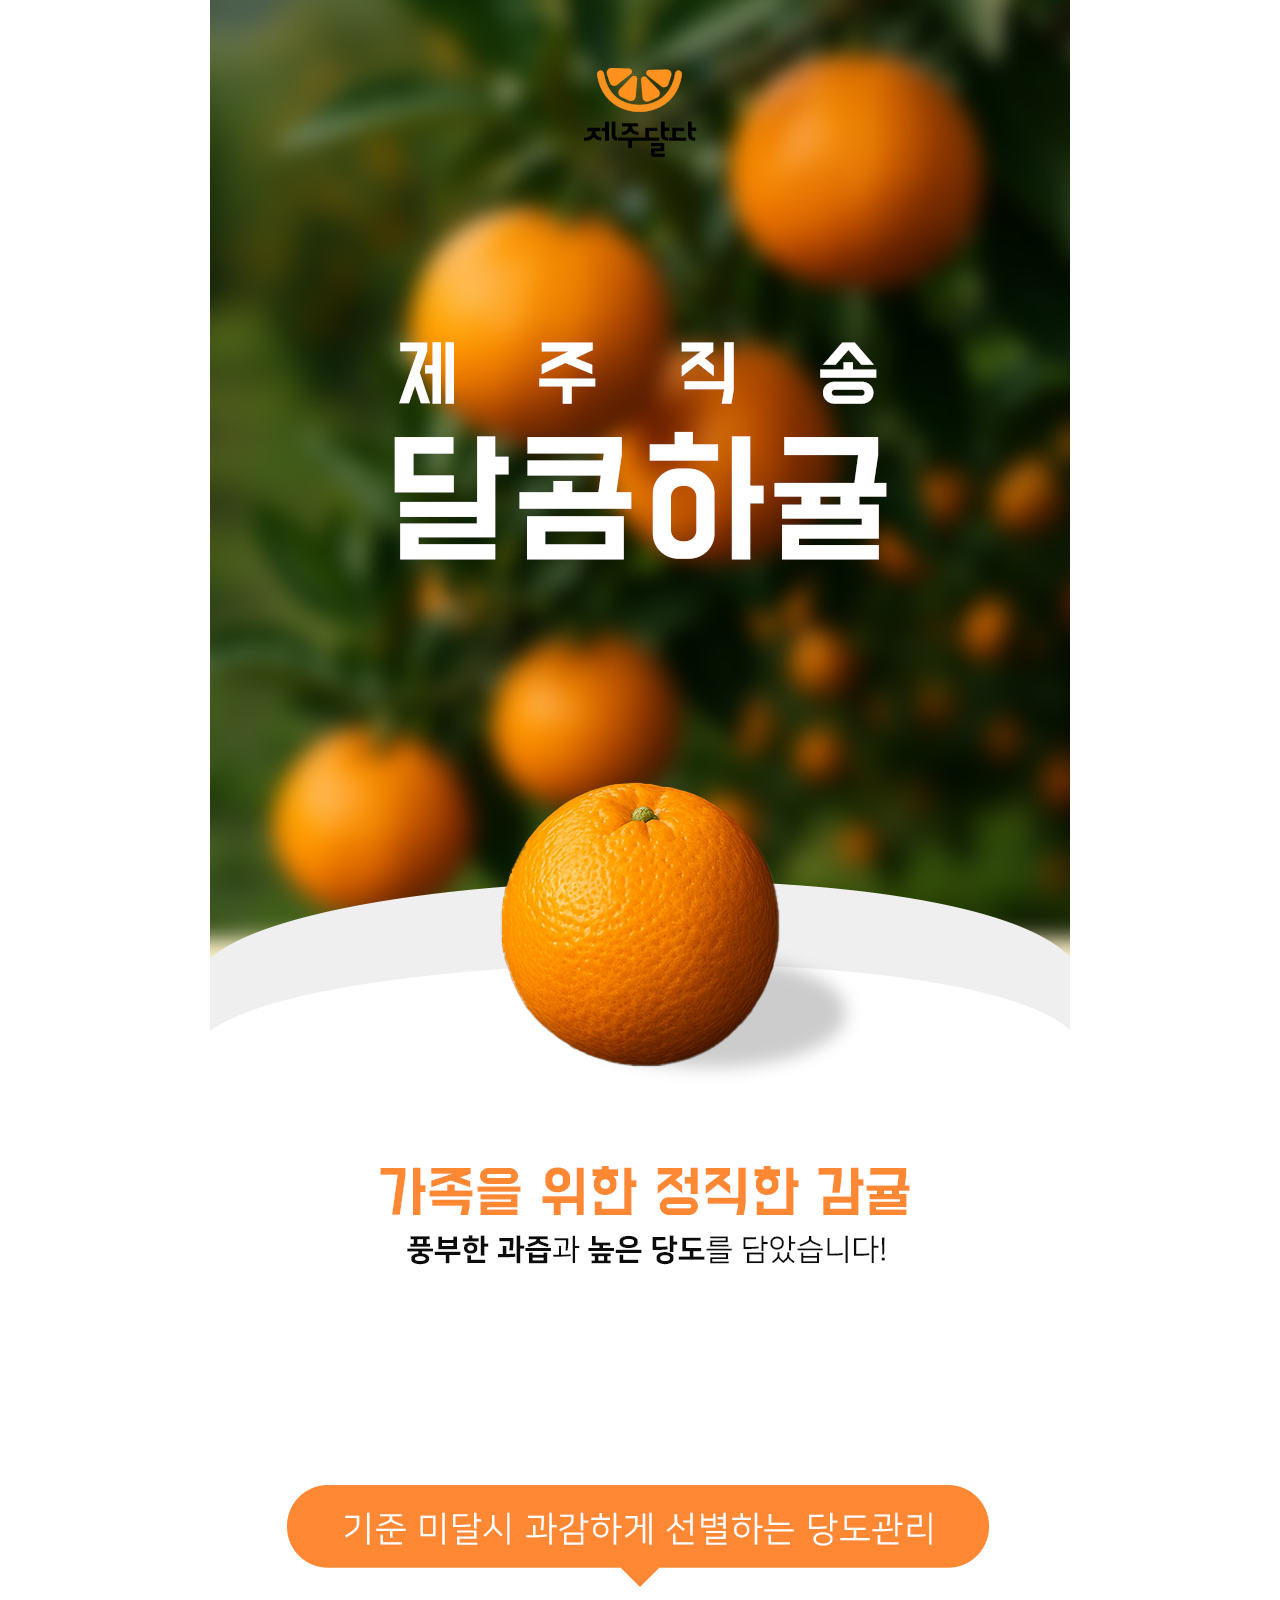
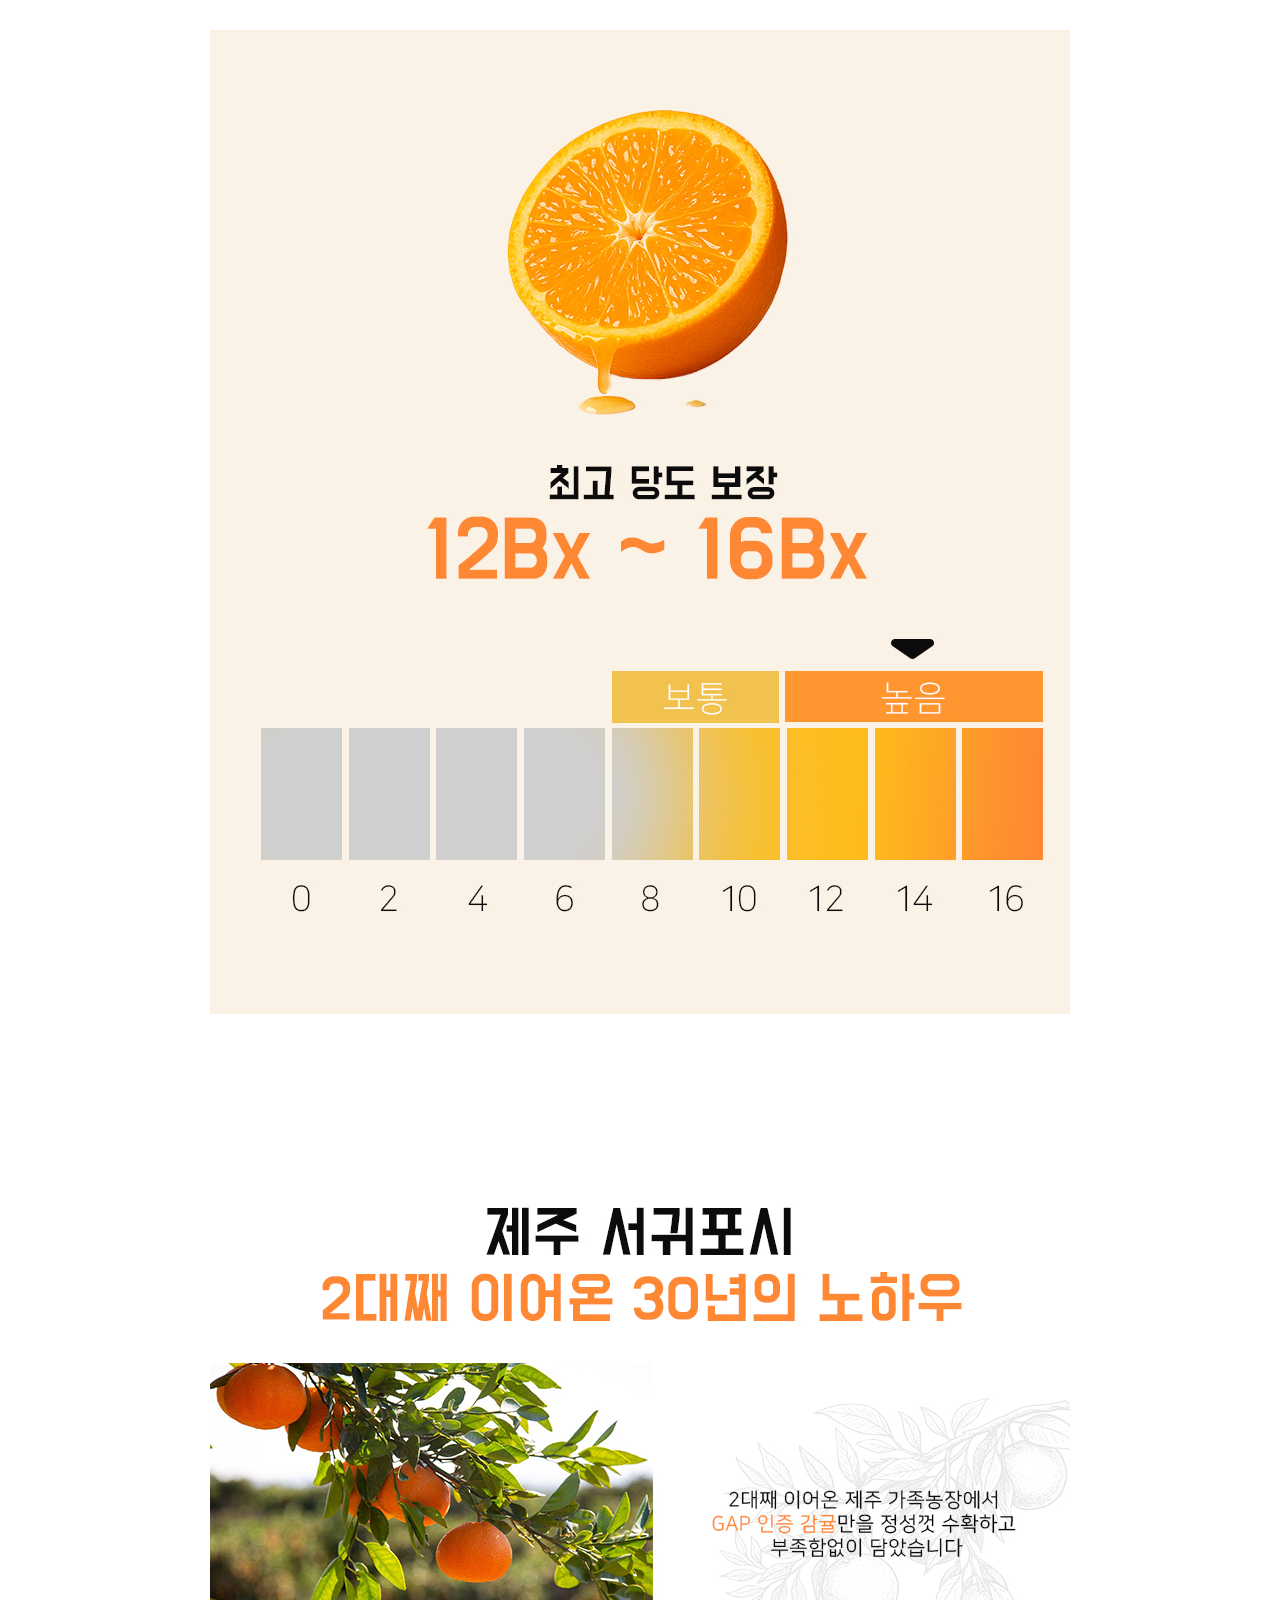
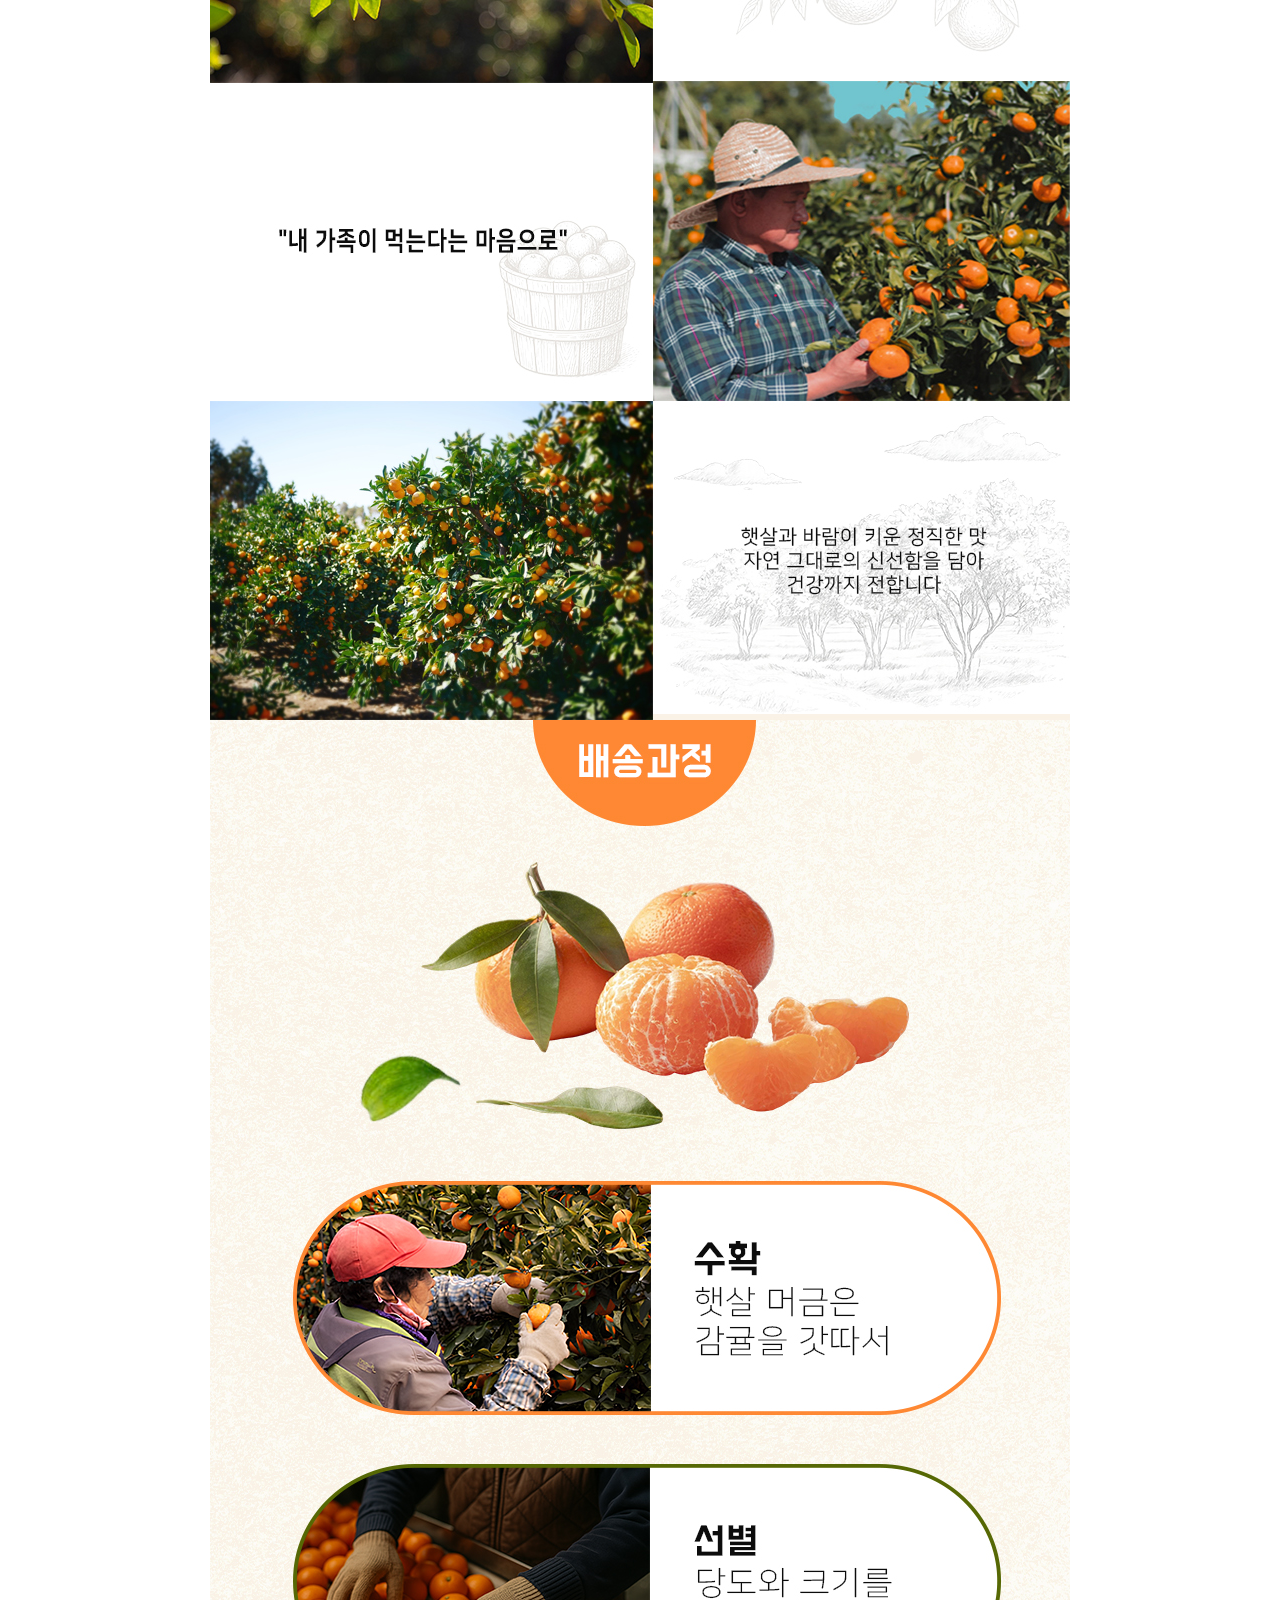
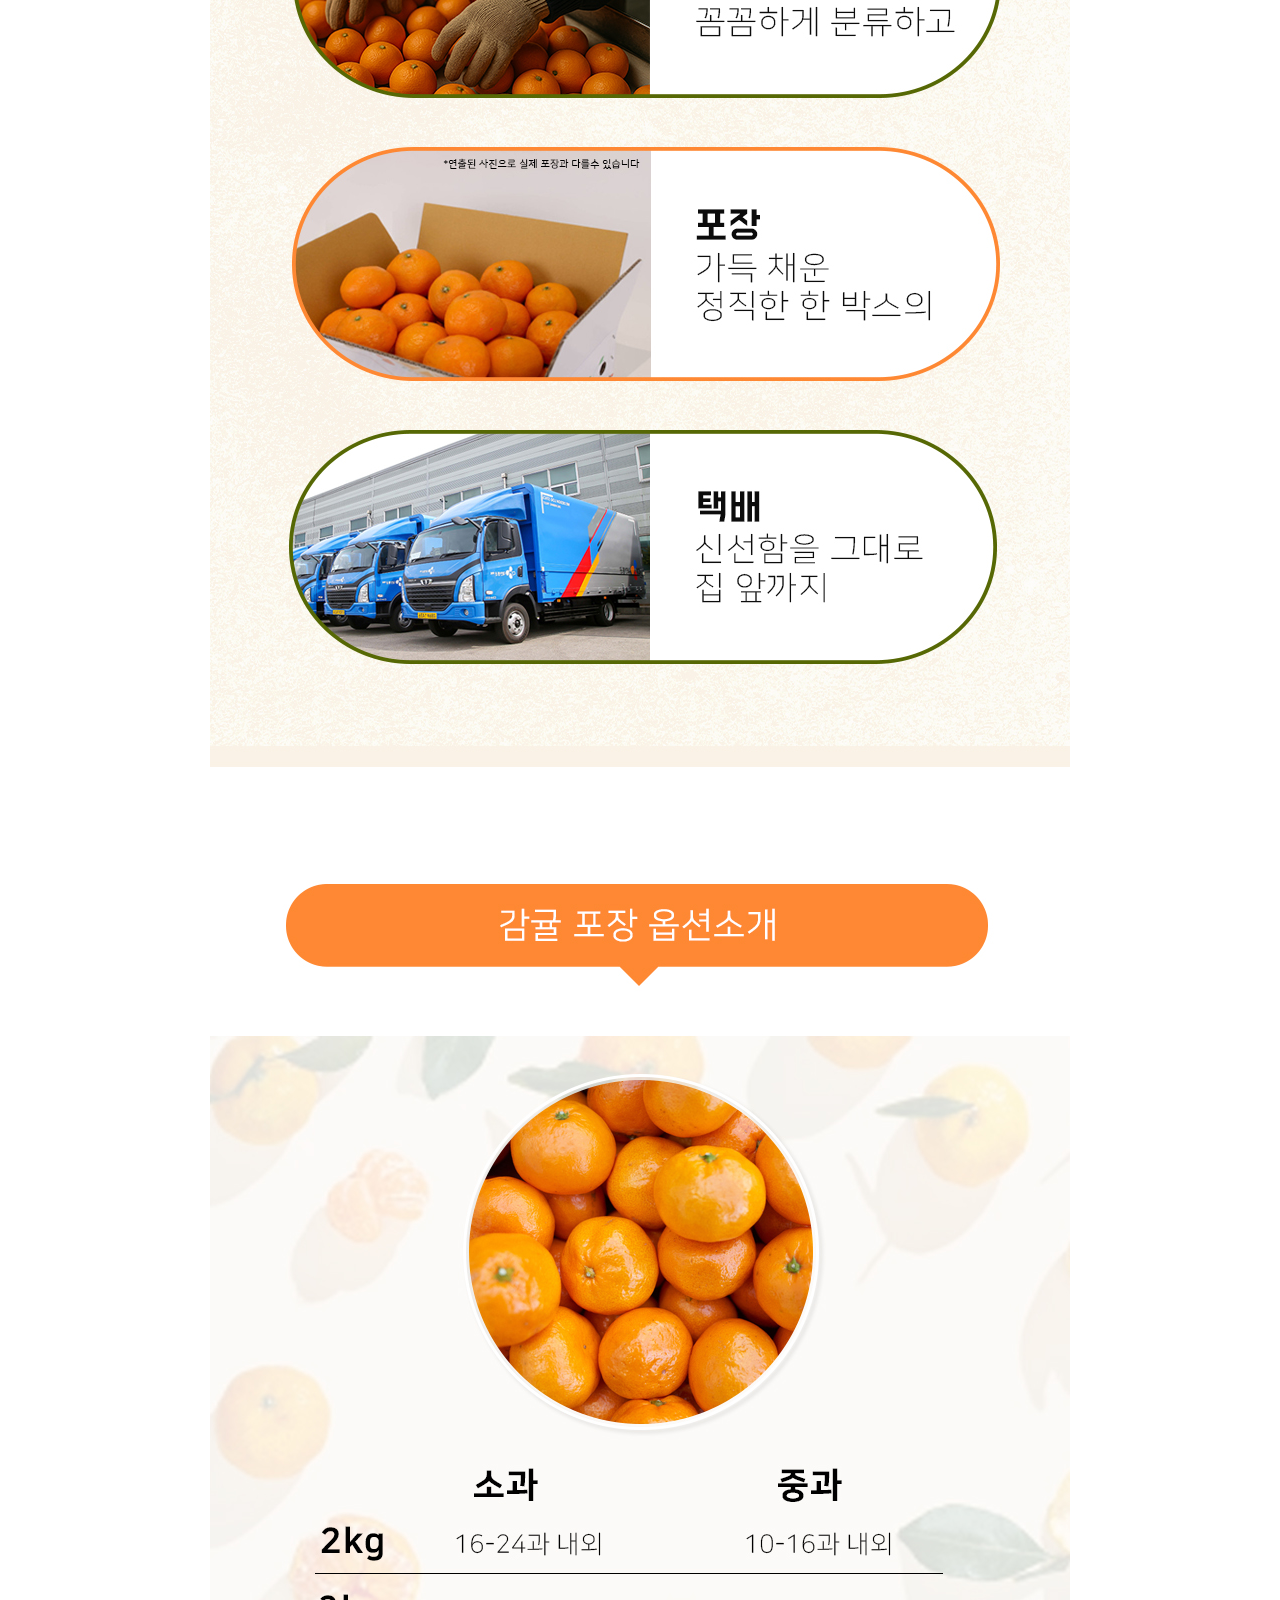
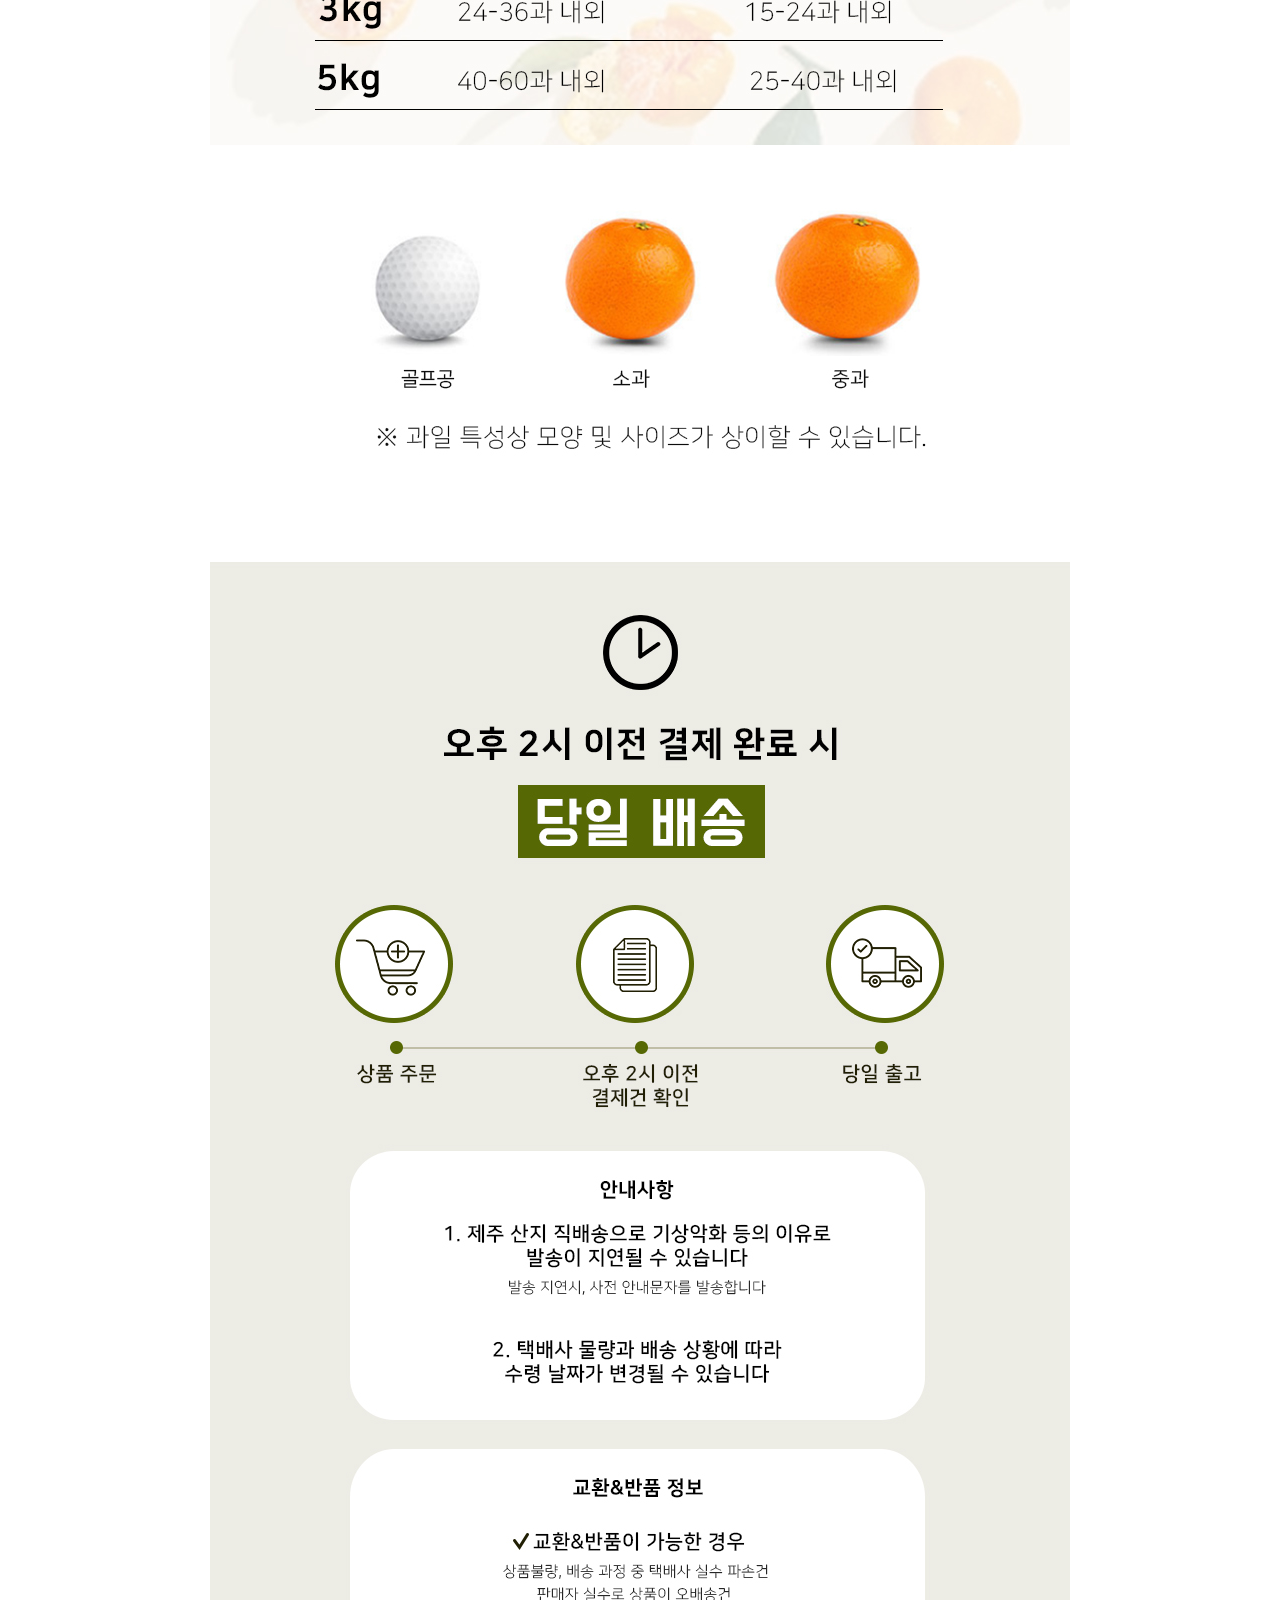
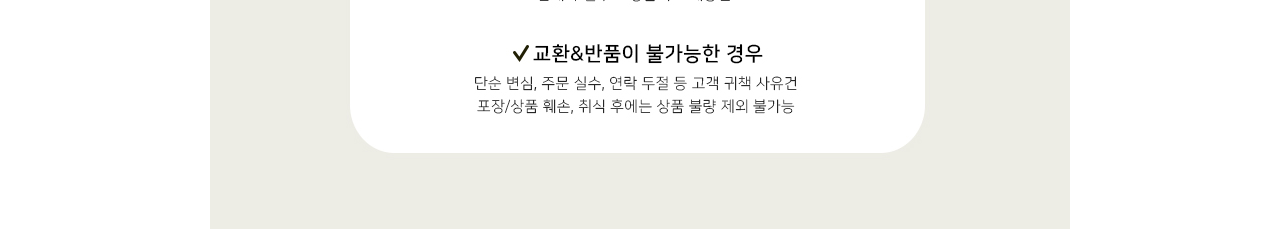
<file: page-view2.html>
<!-- 📄 page-view.html -->
<!DOCTYPE html>
<html lang="ko">
<head>
  <meta charset="UTF-8">
  <title>상세페이지 보기</title>
  <style>
    body {
      margin: 0;
      padding: 0;
      background: #fff;
      text-align: center;
    }

    img {
      max-width: 100%;
      height: auto;
      display: block;
      margin: 0 auto;
    }
  </style>
</head>
<body>
  <img src="assets/img/상세페이지2.jpg" alt="상세 페이지 이미지">
</body>
</html>
</file>
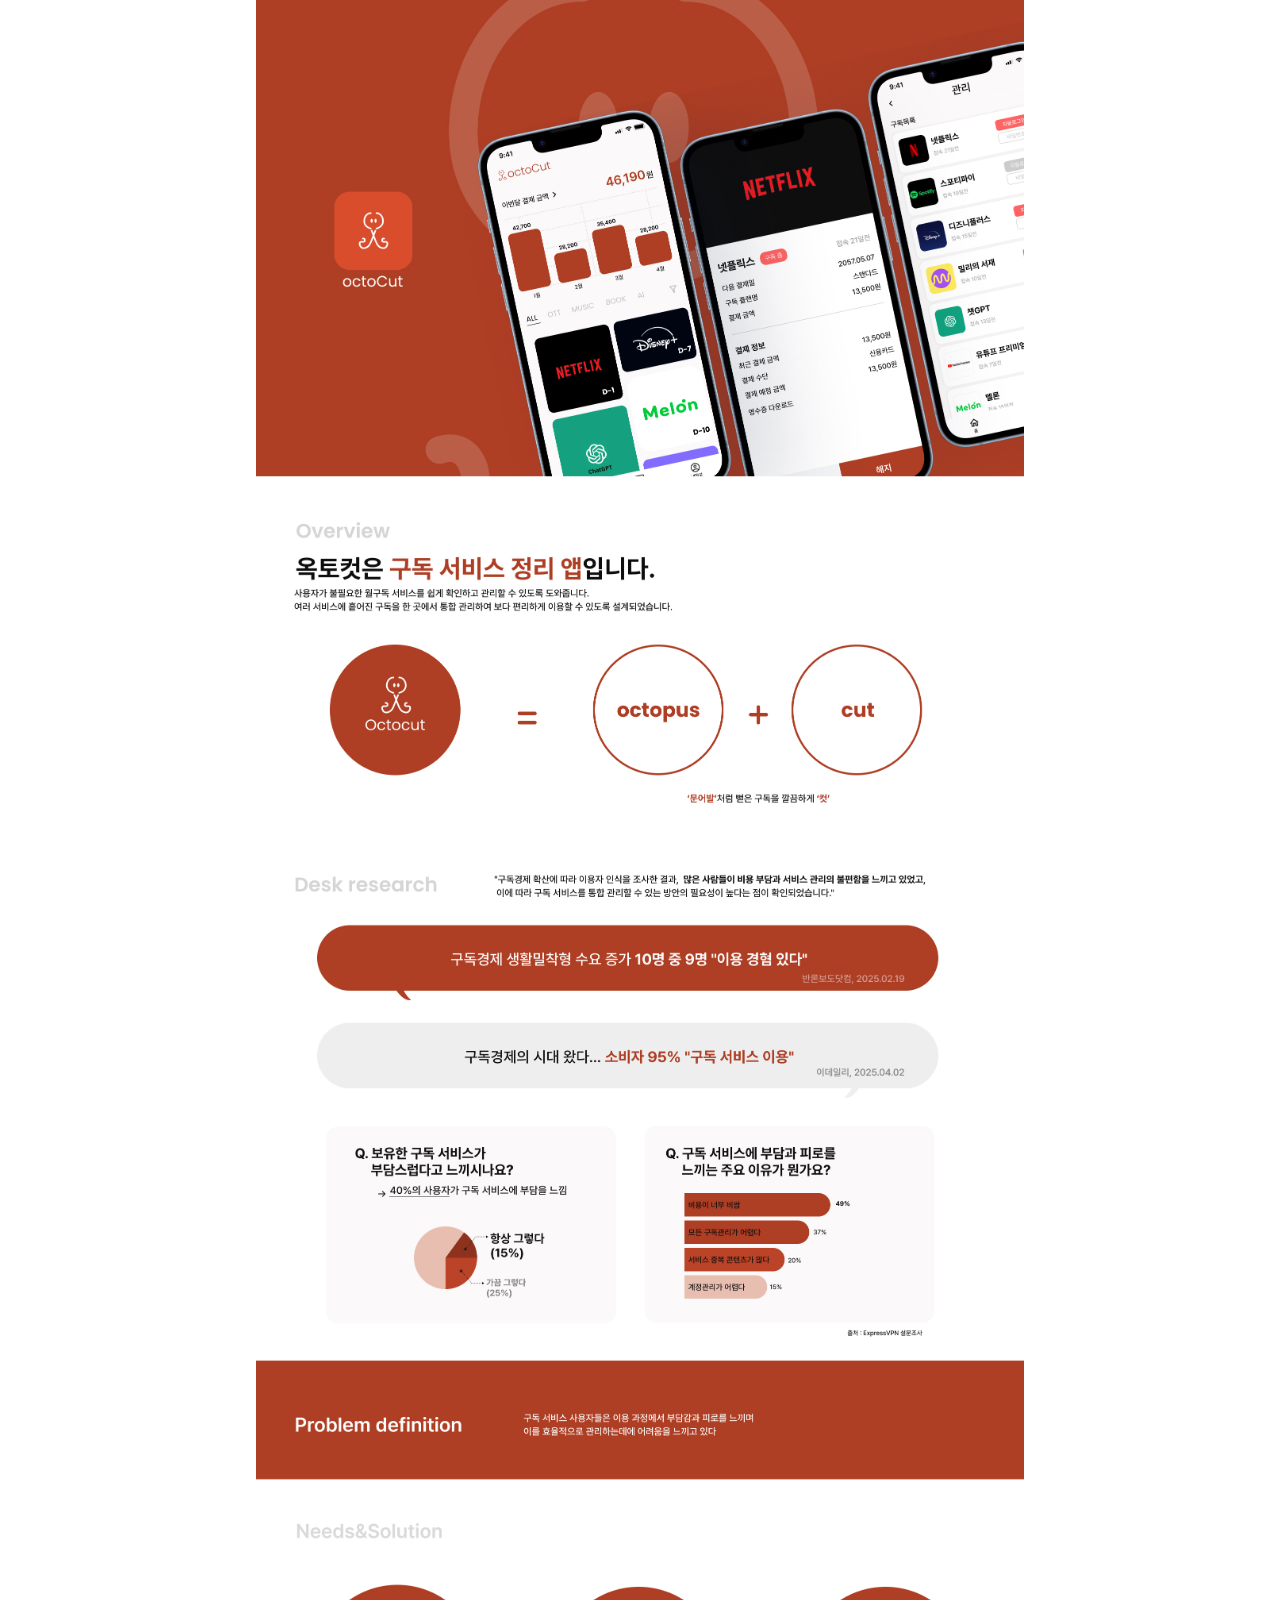
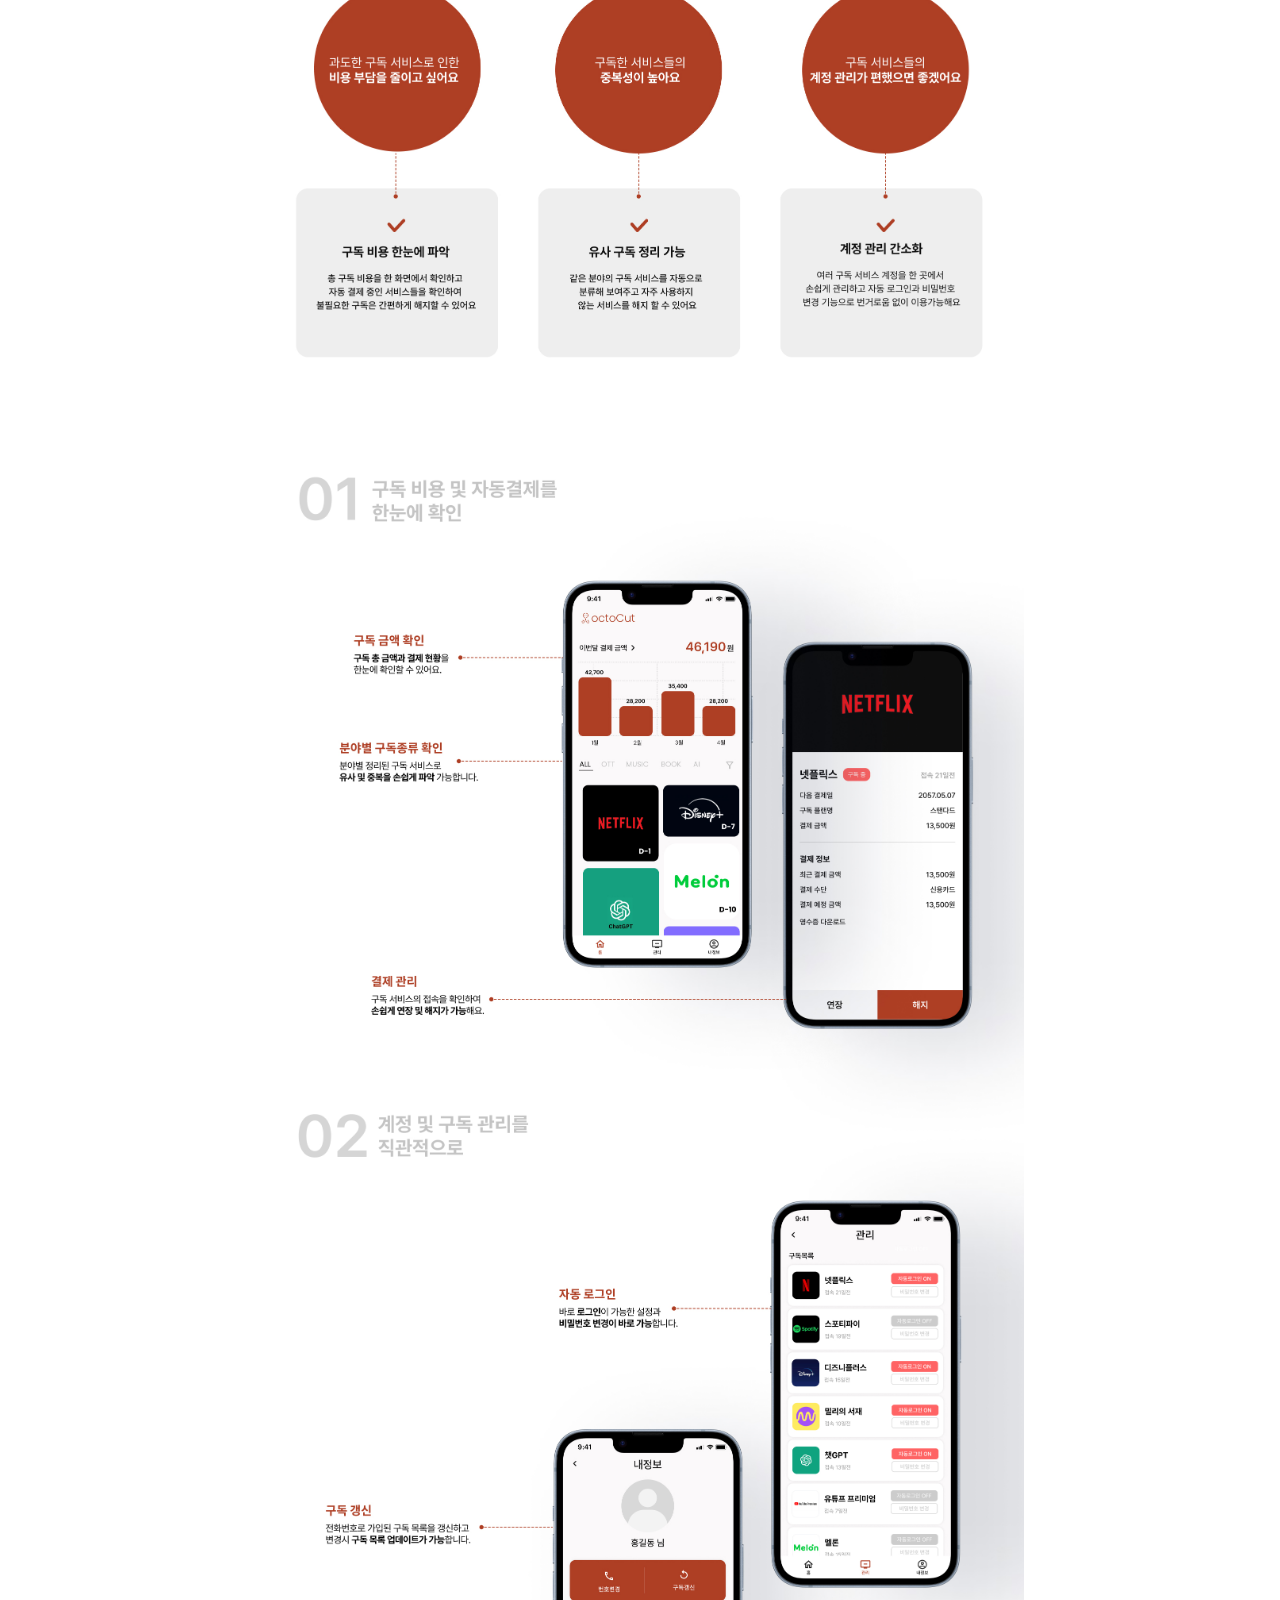
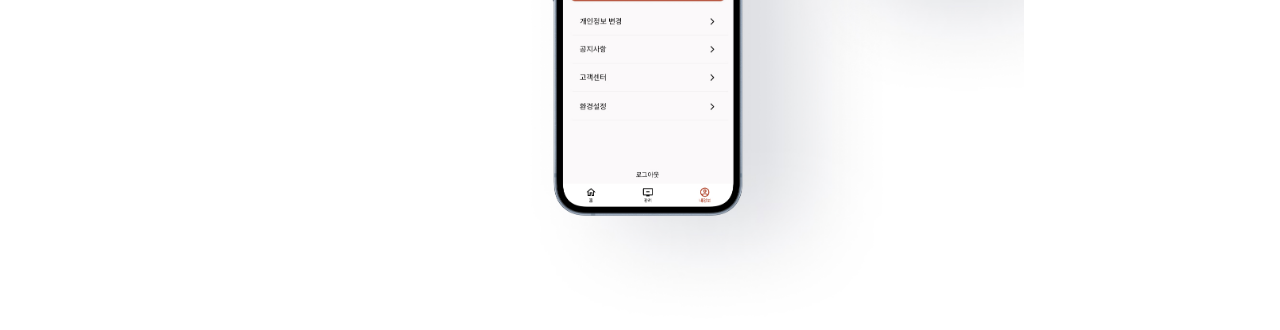
<file: page-view3.html>
<!-- 📄 page-view.html -->
<!DOCTYPE html>
<html lang="ko">
<head>
  <meta charset="UTF-8">
  <title>상세페이지 보기</title>
  <style>
    body {
      margin: 0;
      padding: 0;
      background: #fff;
      text-align: center;
    }

    img {
      max-width: 60%;
      height: auto;
      display: block;
      margin: 0 auto;
    }
  </style>
</head>
<body>
  <img src="assets/img/앱 기획.jpg" alt="상세 페이지 이미지">
</body>
</html>
</file>
